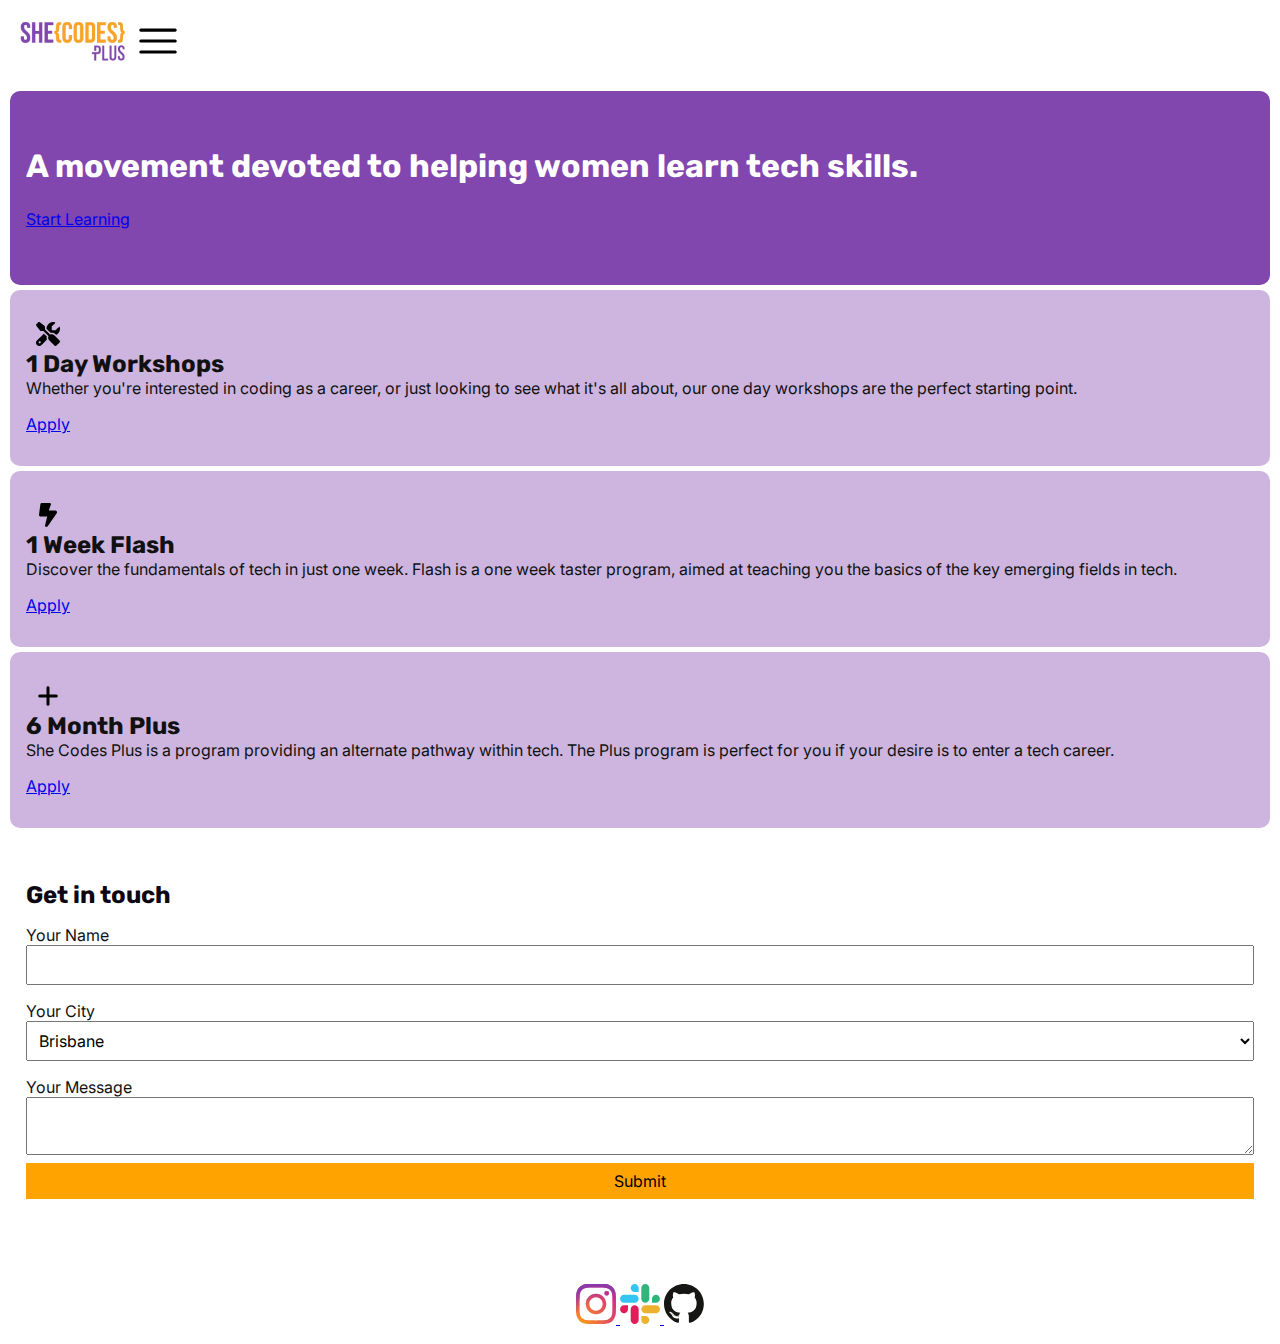
<file: index.html>
<!DOCTYPE html>
<html lang="en">

<head>
    <meta charset="UTF-8">
    <meta http-equiv="X-UA-Compatible" content="IE=edge">
    <meta name="viewport" content="width=device-width, initial-scale=1.0">
    <title>She Codes</title>
    <link rel="stylesheet" href="./style.css">
</head>

<body>
</body>

</html>
<!DOCTYPE html>
<html lang="en">

</head>
<meta charset="UTF-8">
<meta http-equiv="X-UA-Compatible" content="IE=edge">
<meta name="viewport" content="width=device-width, initial-scale=1.0">
<title>She Codes</title>
<link rel="stylesheet" href="./style.css">
</head>

<body>
    <header>
        <div class="mobile-header">
            <img src="./img/logo.png" alt="The She Codes Logo" class="logo">
            <button type="button" class="hamburger-button">
                <img class="hamburger-icon" src="./img/hamburger.svg"
                    alt="Three horizontal lines, positioned one above the other." />
            </button>
        </div>
        <nav class="desktop-nav" aria-label="Primary">
            <ul>
                <li>
                    <a href="">Coders</a>
                </li>
                <li>
                    <a href="">Mentors</a>
                </li>
                <li>
                    <a href="">Partners</a>
                </li>
                <li>
                    <a href="">Blog</a>
                </li>
                <li>
                    <a href="">Contact</a>
                </li>
            </ul>
        </nav>
        <nav class="mobile-nav display-none" aria-label="Primary">
            <ul>
                <li>
                    <a href="">Coders</a>
                </li>
                <li>
                    <a href="">Mentors</a>
                </li>
                <li>
                    <a href="">Partners</a>
                </li>
                <li>
                    <a href="">Blog</a>
                </li>
                <li>
                    <a href="">Contact</a>
                </li>
            </ul>
        </nav>
    </header>

    <section class="hero">
        <h1>A movement devoted to helping women learn tech skills.</h1>
        <a href="#" class="btn-primary">Start Learning</a>
    </section>
    <section class="articles-container">
        <article>
            <img class="icon" src="./img/tools.svg"
                alt="A wrench and a screwdriver crossed over one another diagonally" />
            <h2>1 Day Workshops</h2>
            <p>
                Whether you're interested in coding as a career, or just looking to see what it's all about, our one day
                workshops are the perfect starting point.
            </p>
            <a href="#" class="btn-primary">Apply</a>
        </article>
        <article>
            <img class="icon" src="./img/lightning.svg"
                alt="A jagged lightning bolt, thick at the top and sharp at the bottom" />
            <h2>1 Week Flash</h2>
            <p>
                Discover the fundamentals of tech in just one week. Flash is a one week taster program, aimed at
                teaching you the basics of the key emerging fields in tech.
            </p>
            <a href="#" class="btn-primary">Apply</a>
        </article>
        <article>
            <img class="icon" src="./img/plus.svg"
                alt="A plus signed formed by a horizontal line intersecting a verticle line" />
            <h2>6 Month Plus</h2>
            <p>
                She Codes Plus is a program providing an alternate pathway within tech. The Plus program is perfect for
                you if your desire is to enter a tech career.
            </p>
            <a href="#" class="btn-primary">Apply</a>
        </article>
    </section>
    <section class="contact-form">
        <h2>Get in touch</h2>
        <form>
            <label for="your-name">Your Name</label>
            <input type="text" id="your-name">
            <label for="city">Your City</label>
            <select name="" city-selection" id="" city">
                <option value="Brisbane">Brisbane</option>
                <option value="Perth">Perth</option>
                <option value="Moon">Moon</option>
            </select>
            <label for="message">Your Message</label>
            <textarea name="message text" id="" message" rows="" 10"></textarea>
            <input type="submit" value="Submit">
        </form>
    </section>
    <footer>
        <a href="https://www.instagram.com/shecodesaus/" title="@shecodesaus on Instagram">
            <img class="socials-icon" src="./img/instagram.svg"
                alt="The Instagram logo: a rounded square camera with a purple-orange gradient filling the lines" />
        </a>
        <a
            href="https://join.slack.com/t/shecodesaus/shared_invite/enQtNzQ3ODk1OTQzODc3LTQ2ZWFmNzM0NjE1MjA0NTI3YjJkMWMyYWVjMDU3ZThhODJmMTk4YmRjZGMzZDRhZDBhODQwNzdlYmJhNDg1YjE">
            <img class="socials-icon" src="./img/slack.svg" alt="The Slack logo: a colourful deconstructed hashtag" />
        </a>
        <a href="https://github.com/SheCodesAus/">
            <img class="socials-icon" src="./img/github.svg"
                alt="The Github logo: a black circle with the silhouette of a white cat, with one tentacle arm" />
        </a>
    </footer>
</body>

</html>
</file>
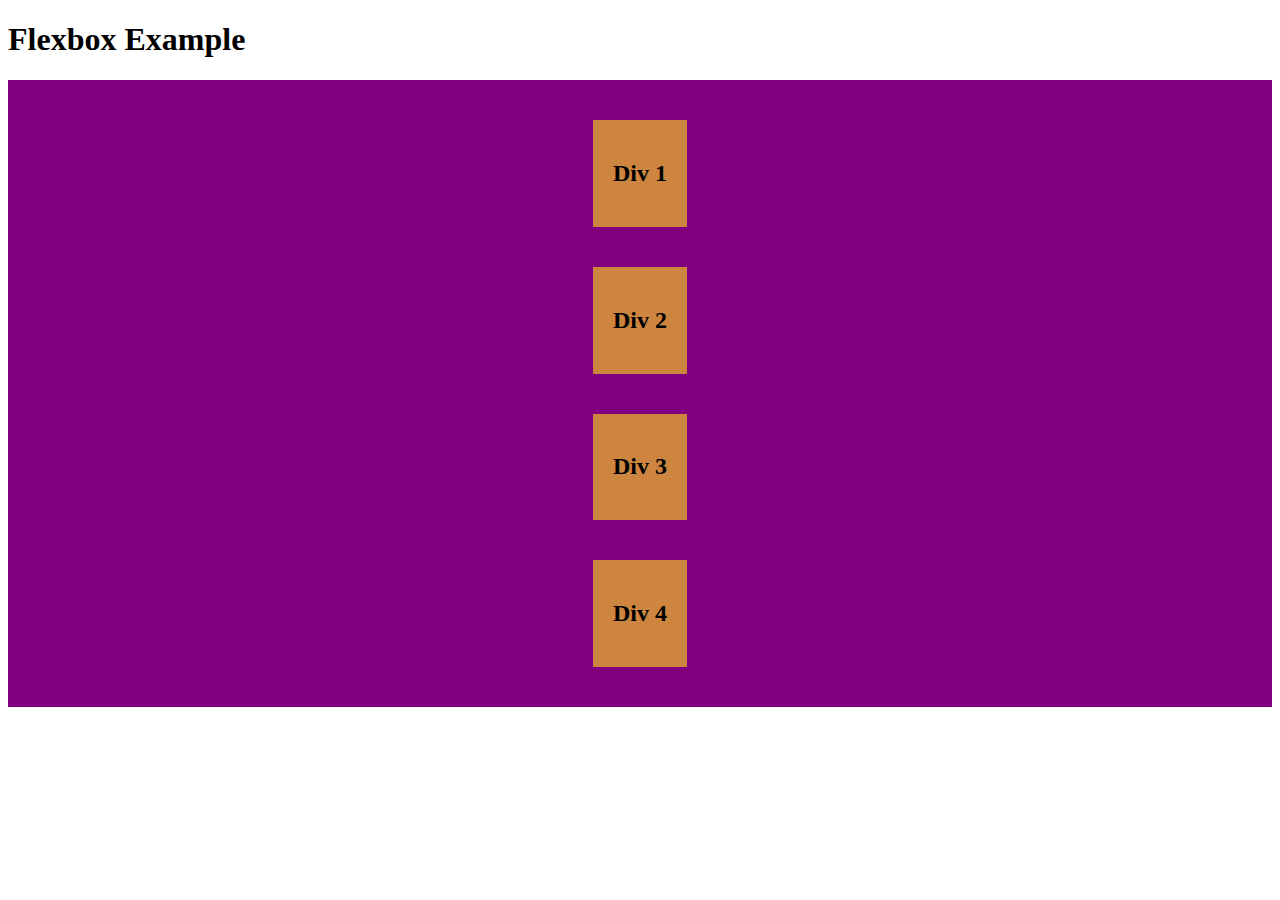
<file: responsiveness.html>
<!-- index.html -->
    <!DOCTYPE html>
    <html lang="en">
        <head>
            <meta charset="utf-8" />
            <meta
                name="viewport"
                content="width=device-width, initial-scale=1, shrink-to-fit=no"
            />
            <link rel="stylesheet" href="./responsiveness.css">
            <title>She Codes</title>
        </head>
        <body>
            <h1>Flexbox Example</h1>
            <div id="container">
                <div class="box">
                    <h2>Div 1</h2>
                </div>
                <div class="box">
                    <h2>Div 2</h2>
                </div>
                <div class="box">
                    <h2>Div 3</h2>
                </div>
                <div class="box">
                    <h2>Div 4</h2>
                </div>
            </div>
        </body>
    </html>
</file>
<file: style.css>
/* Base HTML Styles */
 @import url("https://fonts.googleapis.com/css2?family=Inter&family=Rubik:ital,wght@0,400;0,700;1,400&display=swap");

 :root {
     --brand: #8246af;
     --action: #ffa300;
     --white: #ffffff;
     --base-light: #cdb5df;
     --base-dark: #0d0711;
     --black: #111111;
 }

 /* CSS Reset */

 html {
     box-sizing: border-box;
     font-size: 16px;
     font-family: "Inter", sans-serif;
     color: var(--black);
     scroll-behavior: smooth;
 }

 *,
 *:before,
 *:after {
     box-sizing: inherit;
 }

 h1,
 h2,
 h3,
 h4,
 h5,
 h6 {
     font-family: "Rubik", sans-serif;
 }

 body,
 h1,
 h2,
 h3,
 h4,
 h5,
 h6,
 p,
 ol,
 ul {
     margin: 0;
     padding: 0;
 }

 ol,
 ul {
     list-style: none;
 }

 img {
     max-width: 100%;
     height: auto;
 }

 input,
 button,
 textarea,
 select {
     font: inherit;
 }

 /* Utilities */

 .display-none {
     display: none;
 }

 /* Components */

 /* btn-primary */
 \ .btn-primary {
     padding: 12px 16px;
     display: inline-block;
     text-decoration: none;
     color: var(--black);
     border-radius: 4px;
     background-color: var(--action);
     transition: all 0.3s ease;
 }

 .btn-primary:hover {
     box-shadow: 10px 5px 5px rgba(0, 0, 0, 0.2);
     transform: translateY(-4px);
 }

 /* header */
 header .mobile-header {
     padding: 16px;
 }

 header button {
     all: unset;
 }

 /* .logo */
 .logo {
     height: 50px;
 }

 /* .mobile-nav */
 .mobile-nav a {
     text-decoration: none;
     color: var(--black);
     display: block;
     padding: 4px 16px;
 }

 /* .desktop-nav */
 .desktop-nav {
     display: none;
 }

 /* .hamburger-icon  */
 .hamburger-icon {
     height: 50px;
 }

 /* .hero */
 .hero {
     background-color: var(--brand);
     padding: 56px 16px;
     border-radius: 10px;
     margin: 5px 10px;
 }

 .hero h1 {
     font-size: 2rem;
     margin-bottom: 24px;
     color: var(--white);
 }

 .hero .hero-accent {
     color: var(--action);
 }

 article {
     padding: 32px 16px;
     background-color: var(--base-light);
     border-radius: 10px;
     margin: 5px 10px;
     transition: all 0.3s ease;
 }

 article:hover {
     filter: contrast(150%);
 }


 article .icon {
     height: 24px;
     width: 24px;
     margin-left: 10px;
     margin-right: 10px;
 }

 article .article-heading h2 {
     margin-bottom: 16px;
     color: var(--base-dark);
 }

 article p {
     margin-bottom: 16px;
 }

 /* .contact-form */
 .contact-form {
     padding: 48px 16px;
     border-radius: 10px;
     margin: 5px 10px;
 }

 .contact-form input,
 .contact-form select {
     display: block;
     width: 100%;
     padding: 8px;
     margin-bottom: 16px;
 }

 .contact-form textarea {
     display: block;
     width: 100%;
     padding: 8px;
 }

 .contact-form label {
     display: block;
     width: 100%;
 }

 .contact-form h2 {
     color: var(--base-dark);
     margin-bottom: 16px;
 }

 .contact-form input[type="submit"] {
     background-color: var(--action);
     border: 0;
     margin-top: 8px;
     cursor: pointer;
 }

 /* footer*/
 footer {
     padding: 16px;
     text-align: center;
 }

 .socials-icon {
     width: 40px;
     height: 40px;
 }
</file>
<file: responsiveness.css>
/* styles.css */
    #container {
        background-color: purple;
        padding: 20px;
        min-height: 500px;
        display: flex;
        flex-direction: column;
        justify-content: center;
        align-items: center;
        justify-content: space-between;
    }
    .box {
        background-color: peru;
        margin: 20px;
        padding: 20px;
    }
</file>
